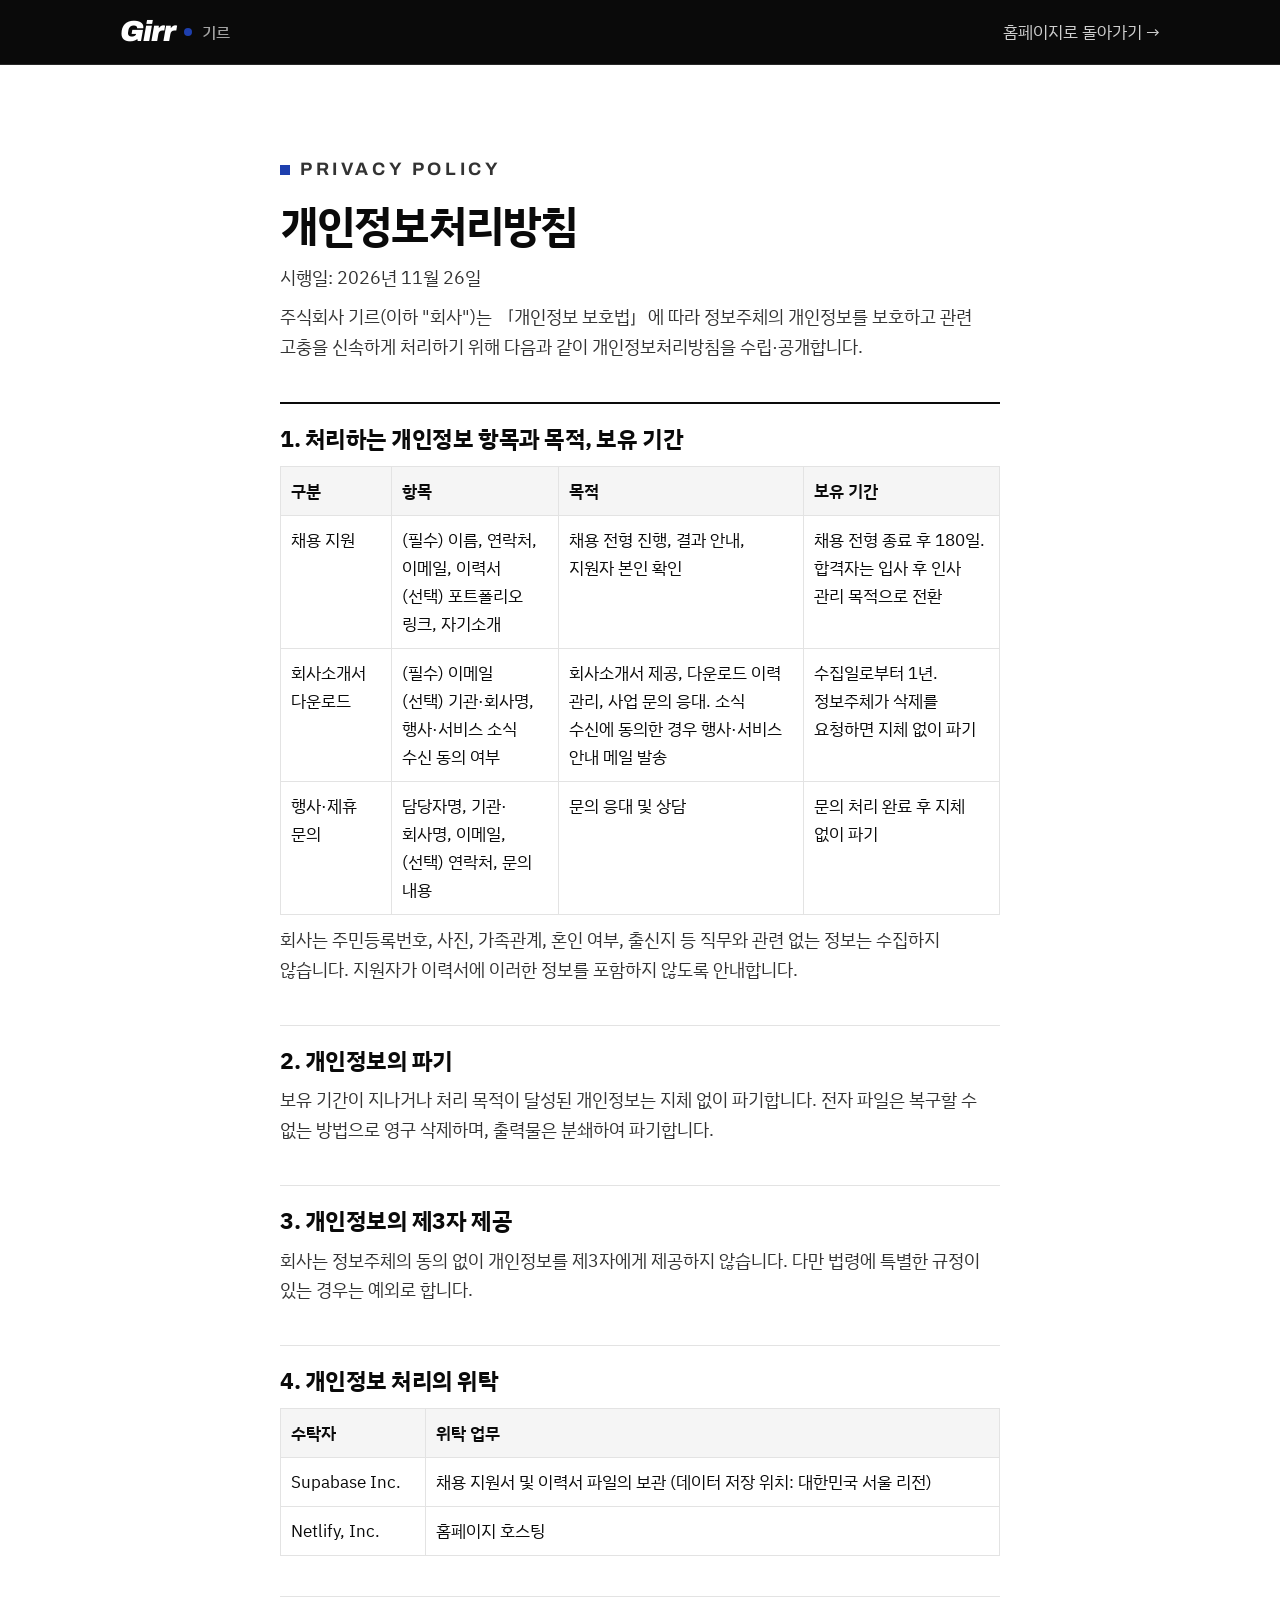
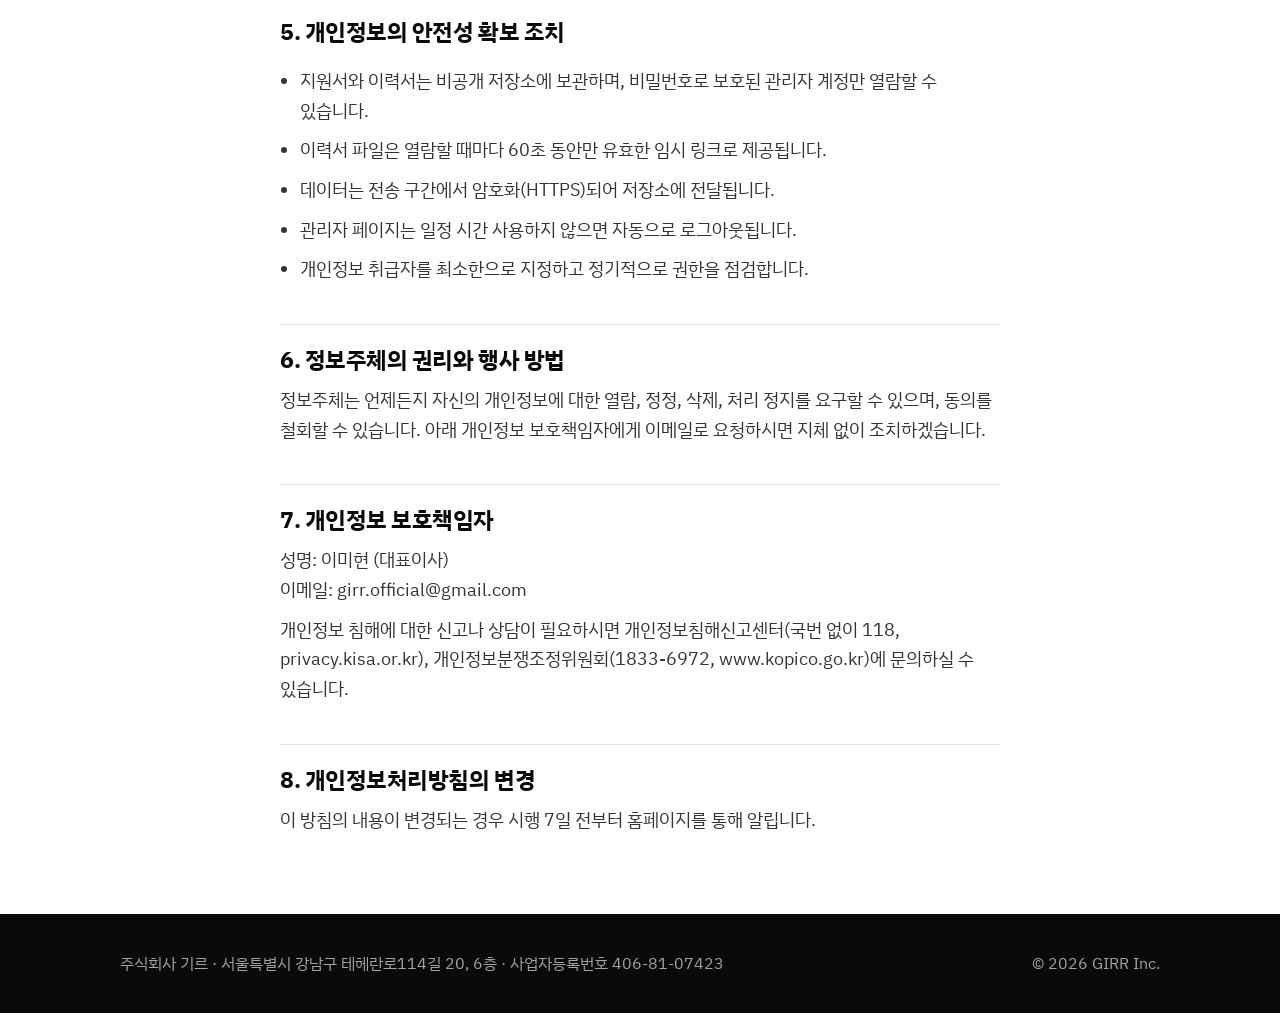
<file: static/privacy.html>
<!doctype html>
<html lang="ko">
<head>
<meta charset="utf-8">
<meta name="viewport" content="width=device-width, initial-scale=1, viewport-fit=cover">
<title>개인정보처리방침 | 기르 GIRR</title>
<link rel="canonical" href="https://www.girr.co.kr/privacy.html">
<link rel="preconnect" href="https://fonts.googleapis.com">
<link rel="preconnect" href="https://fonts.gstatic.com" crossorigin>
<link rel="stylesheet" href="https://fonts.googleapis.com/css2?family=Archivo:ital,wght@0,700;0,800;1,900&family=IBM+Plex+Sans+KR:wght@400;500;600;700&display=swap">
<link rel="stylesheet" href="sub.css">
<style>
.doc{max-width:760px}
.doc h2{font-size:calc(20px + 3px);margin-top:40px;padding-top:20px;border-top:1px solid var(--line)}
.doc h2:first-of-type{border-top:2px solid var(--k)}
.doc p,.doc li{font-size:calc(15px + 3px);color:#333;margin-top:10px}
.doc ul{padding-left:20px}
.tw{overflow-x:auto;margin-top:12px}
.doc table{width:100%;border-collapse:collapse;font-size:calc(14px + 3px);min-width:520px}
.doc th,.doc td{border:1px solid var(--line);padding:10px;text-align:left;vertical-align:top}
.doc th{background:var(--soft);font-weight:600}
.meta{color:var(--muted);font-size:calc(14px + 3px);margin-top:12px}
</style>
</head>
<body>
<header class="nav"><div class="wrap"><a class="logo" href="/">Girr<small>기르</small></a><a class="back" href="/">홈페이지로 돌아가기 →</a></div></header>
<main>
<div class="wrap doc">
  <p class="eyebrow">Privacy Policy</p>
  <h1 style="font-size:calc(clamp(28px,4vw,40px) + 3px);margin-top:12px">개인정보처리방침</h1>
  <p class="meta">시행일: 2026년 11월 26일</p>
  <p>주식회사 기르(이하 "회사")는 「개인정보 보호법」에 따라 정보주체의 개인정보를 보호하고 관련 고충을 신속하게 처리하기 위해 다음과 같이 개인정보처리방침을 수립·공개합니다.</p>

  <h2>1. 처리하는 개인정보 항목과 목적, 보유 기간</h2>
  <div class="tw"><table>
    <tr><th>구분</th><th>항목</th><th>목적</th><th>보유 기간</th></tr>
    <tr><td>채용 지원</td><td>(필수) 이름, 연락처, 이메일, 이력서<br>(선택) 포트폴리오 링크, 자기소개</td><td>채용 전형 진행, 결과 안내, 지원자 본인 확인</td><td>채용 전형 종료 후 180일. 합격자는 입사 후 인사 관리 목적으로 전환</td></tr>
    <tr><td>회사소개서 다운로드</td><td>(필수) 이메일<br>(선택) 기관·회사명, 행사·서비스 소식 수신 동의 여부</td><td>회사소개서 제공, 다운로드 이력 관리, 사업 문의 응대. 소식 수신에 동의한 경우 행사·서비스 안내 메일 발송</td><td>수집일로부터 1년. 정보주체가 삭제를 요청하면 지체 없이 파기</td></tr>
    <tr><td>행사·제휴 문의</td><td>담당자명, 기관·회사명, 이메일, (선택) 연락처, 문의 내용</td><td>문의 응대 및 상담</td><td>문의 처리 완료 후 지체 없이 파기</td></tr>
  </table></div>
  <p>회사는 주민등록번호, 사진, 가족관계, 혼인 여부, 출신지 등 직무와 관련 없는 정보는 수집하지 않습니다. 지원자가 이력서에 이러한 정보를 포함하지 않도록 안내합니다.</p>

  <h2>2. 개인정보의 파기</h2>
  <p>보유 기간이 지나거나 처리 목적이 달성된 개인정보는 지체 없이 파기합니다. 전자 파일은 복구할 수 없는 방법으로 영구 삭제하며, 출력물은 분쇄하여 파기합니다.</p>

  <h2>3. 개인정보의 제3자 제공</h2>
  <p>회사는 정보주체의 동의 없이 개인정보를 제3자에게 제공하지 않습니다. 다만 법령에 특별한 규정이 있는 경우는 예외로 합니다.</p>

  <h2>4. 개인정보 처리의 위탁</h2>
  <div class="tw"><table>
    <tr><th>수탁자</th><th>위탁 업무</th></tr>
    <tr><td>Supabase Inc.</td><td>채용 지원서 및 이력서 파일의 보관 (데이터 저장 위치: 대한민국 서울 리전)</td></tr>
    <tr><td>Netlify, Inc.</td><td>홈페이지 호스팅</td></tr>
  </table></div>

  <h2>5. 개인정보의 안전성 확보 조치</h2>
  <ul>
    <li>지원서와 이력서는 비공개 저장소에 보관하며, 비밀번호로 보호된 관리자 계정만 열람할 수 있습니다.</li>
    <li>이력서 파일은 열람할 때마다 60초 동안만 유효한 임시 링크로 제공됩니다.</li>
    <li>데이터는 전송 구간에서 암호화(HTTPS)되어 저장소에 전달됩니다.</li>
    <li>관리자 페이지는 일정 시간 사용하지 않으면 자동으로 로그아웃됩니다.</li>
    <li>개인정보 취급자를 최소한으로 지정하고 정기적으로 권한을 점검합니다.</li>
  </ul>

  <h2>6. 정보주체의 권리와 행사 방법</h2>
  <p>정보주체는 언제든지 자신의 개인정보에 대한 열람, 정정, 삭제, 처리 정지를 요구할 수 있으며, 동의를 철회할 수 있습니다. 아래 개인정보 보호책임자에게 이메일로 요청하시면 지체 없이 조치하겠습니다.</p>

  <h2>7. 개인정보 보호책임자</h2>
  <p>성명: 이미현 (대표이사)<br>이메일: girr.official@gmail.com</p>
  <p>개인정보 침해에 대한 신고나 상담이 필요하시면 개인정보침해신고센터(국번 없이 118, privacy.kisa.or.kr), 개인정보분쟁조정위원회(1833-6972, www.kopico.go.kr)에 문의하실 수 있습니다.</p>

  <h2>8. 개인정보처리방침의 변경</h2>
  <p>이 방침의 내용이 변경되는 경우 시행 7일 전부터 홈페이지를 통해 알립니다.</p>
</div>
</main>
<footer><div class="wrap"><span>주식회사 기르 · 서울특별시 강남구 테헤란로114길 20, 6층 · 사업자등록번호 406-81-07423</span><span>© 2026 GIRR Inc.</span></div></footer>
</body>
</html>
</file>
<file: static/sub.css>
/* 기르 서브페이지 공통 스타일: 블랙/화이트, 네이비는 포인트 그래픽에만 */
:root{
  --k:#0A0A0A;--w:#FFFFFF;--navy:#1E3FAE;--navy-a:rgba(30,63,174,.18);
  --muted:#5E5E5E;--line:#E3E3E3;--soft:#F5F5F5;
  --f-display:"Archivo","IBM Plex Sans KR",system-ui,sans-serif;
  --f-body:"IBM Plex Sans KR","Apple SD Gothic Neo","Malgun Gothic",system-ui,sans-serif;
  color-scheme:light;
}
*{box-sizing:border-box}
html{-webkit-text-size-adjust:100%}
body{margin:0;background:var(--w);color:var(--k);font-family:var(--f-body);font-size:calc(16px + 3px);line-height:1.65;word-break:keep-all;-webkit-font-smoothing:antialiased}
a{color:inherit}
h1,h2,h3{margin:0;line-height:1.3;letter-spacing:-.02em;text-wrap:balance}
p{margin:0}
.wrap{max-width:1080px;margin:0 auto;padding-left:max(20px,env(safe-area-inset-left,0px));padding-right:max(20px,env(safe-area-inset-right,0px))}
:focus-visible{outline:2px solid var(--navy);outline-offset:3px}

.nav{position:sticky;top:0;z-index:20;background:var(--k);color:var(--w);border-bottom:1px solid rgba(255,255,255,.12)}
.nav .wrap{display:flex;align-items:center;justify-content:space-between;height:64px;gap:16px}
.logo{font-family:var(--f-display);font-weight:900;font-style:italic;font-size:calc(26px + 3px);letter-spacing:-.04em;text-decoration:none;display:flex;align-items:center;gap:10px}
.logo::after{content:"";width:8px;height:8px;border-radius:50%;background:var(--navy)}
.logo small{order:3;font-family:var(--f-body);font-style:normal;font-weight:500;font-size:calc(13px + 3px);color:#A3A3A3;letter-spacing:0}
.nav a.back{font-size:calc(14px + 3px);color:#CFCFCF;text-decoration:none}
.nav a.back:hover{color:#fff}

.hero{background:var(--k);color:var(--w);padding-block:clamp(56px,8vw,96px) clamp(40px,6vw,64px);position:relative;overflow:hidden}
.hero .eyebrow{color:#A3A3A3}
.hero h1{font-size:calc(clamp(32px,5vw,54px) + 3px);font-weight:700;margin-top:14px;letter-spacing:-.035em}
.hero p.lead{color:#CFCFCF;margin-top:16px;max-width:56ch;font-size:calc(17px + 3px)}
.hero .rings{position:absolute;right:-120px;top:50%;transform:translateY(-50%);width:420px;height:420px;border-radius:50%;border:1.5px solid var(--navy);box-shadow:0 0 0 40px rgba(30,63,174,.10),0 0 0 90px rgba(30,63,174,.06);pointer-events:none}
.eyebrow{display:inline-flex;align-items:center;gap:10px;font-family:var(--f-display);font-weight:700;font-size:calc(12.5px + 3px);letter-spacing:.2em;text-transform:uppercase;color:var(--muted)}
.eyebrow::before{content:"";width:10px;height:10px;background:var(--navy);flex:none}

main{padding-block:clamp(48px,7vw,80px)}
.btn{display:inline-flex;align-items:center;justify-content:center;gap:8px;font:inherit;font-weight:600;font-size:calc(15px + 3px);padding:13px 22px;border:1px solid transparent;cursor:pointer;text-decoration:none;background:var(--k);color:#fff;border-radius:0;transition:background .2s,border-color .2s,color .2s}
.btn:hover{background:var(--navy)}
.btn.line{background:transparent;color:var(--k);border-color:var(--line)}
.btn.line:hover{border-color:var(--k)}
.btn.point{background:var(--navy)}
.btn.point:hover{background:#2A4FCC}
.btn.danger{background:#fff;color:var(--k);border-color:var(--k)}
.btn.danger:hover{background:var(--k);color:#fff}
.btn.sm{padding:8px 14px;font-size:calc(13px + 3px)}
.btn[disabled]{opacity:.5;cursor:not-allowed}

.field{display:grid;gap:6px;min-width:0}
.field>label,.field>.lbl{font-size:calc(14px + 3px);font-weight:600}
.field .hint{font-size:calc(13px + 3px);color:var(--muted)}
.req::after{content:" *"}
input[type=text],input[type=email],input[type=tel],input[type=url],input[type=password],input[type=date],input[type=number],select,textarea{width:100%;font:inherit;font-size:calc(15px + 3px);color:var(--k);background:#fff;border:1px solid #CFCFCF;padding:12px 14px;border-radius:0}
textarea{min-height:140px;resize:vertical}
input:focus,select:focus,textarea:focus{outline:2px solid var(--navy);outline-offset:-1px}
.row2{display:grid;grid-template-columns:1fr 1fr;gap:14px}
@media (max-width:560px){.row2{grid-template-columns:1fr}}
.msg{font-size:calc(14px + 3px);min-height:1.4em}
.msg.err{font-weight:600;border-left:3px solid var(--k);padding-left:10px}
.msg.ok{font-weight:600;border-left:3px solid var(--navy);padding-left:10px}
.hp{position:absolute;left:-9999px;width:1px;height:1px;overflow:hidden}

footer{background:var(--k);color:#A3A3A3;font-size:calc(13px + 3px);padding-block:36px}
footer .wrap{display:flex;flex-wrap:wrap;justify-content:space-between;gap:12px}
footer a{color:#CFCFCF}
@media (prefers-reduced-motion:reduce){*{transition:none!important;animation:none!important}}
</file>
